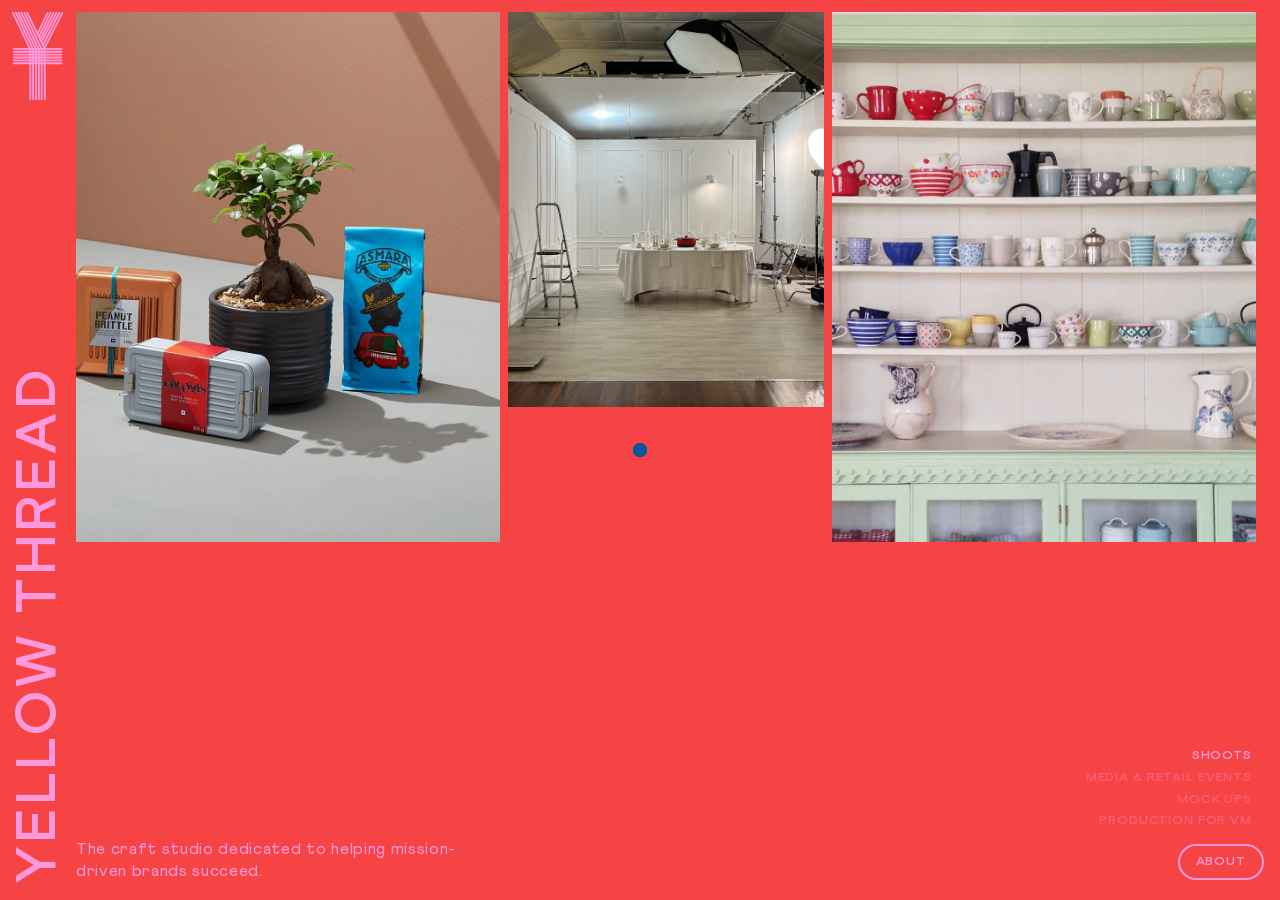
<file: index.html>
<!DOCTYPE html>
<html lang="en">
<head>
  <meta charset="UTF-8">
  <meta name="viewport" content="width=device-width, initial-scale=1.0">
  
  <title>Yellow Thread</title>
  <!-- For WhatsApp/social: og:image must be absolute. Replace BASE_URL with your production domain, e.g. https://yellowthread.studio -->
  <meta property="og:type" content="website">
  <meta property="og:url" content="https://yellow-thread.com/">
  <meta property="og:title" content="Yellow Thread">
  <meta property="og:description" content="The craft studio dedicated to helping mission-driven brands succeed.">
  <meta property="og:image" content="https://yellow-thread.com/img/mock-ups/David%20MalanDavid%20Malan_24-01-31_337-037.jpg">
  <meta name="twitter:card" content="summary_large_image">
  <meta name="twitter:title" content="Yellow Thread">
  <meta name="twitter:image" content="https://yellow-thread.com/img/mock-ups/David%20MalanDavid%20Malan_24-01-31_337-037.jpg">
  <link rel="icon" href="./img/Favicon.png" type="image/png" />
  <link rel="apple-touch-icon" href="./img/Favicon.png" />

  <link rel="stylesheet" href="style.css">
  <link rel="stylesheet" href="https://fonts.googleapis.com/css2?family=Inter:wght@400;500&display=swap">
</head>

<body class="page-home">
  <script>try{var n=performance.getEntriesByType('navigation')[0];if(n&&n.type==='reload')localStorage.removeItem('yellow-thread-theme');}catch(e){}</script>
  <div class="site-shell">
    <aside class="sidebar">
      <a href="index.html" class="sidebar-brand">
      <span class="site-logo site-logo--mark" aria-hidden="true">
        <svg width="70" height="119" viewBox="0 0 70 119" fill="none" xmlns="http://www.w3.org/2000/svg" focusable="false">
          <path d="M67.7914 1.25024L43.7407 48.8037M43.7407 48.8037L44.2868 117.704M43.7407 48.8037L20.5877 1.25024M63.6232 1.25024L41.7451 44.7048M16.8354 1.25024L39.9151 50.2696V117.704M12.7053 1.25024L36.0895 50.2696V117.704M8.76226 1.25024L32.264 50.2696V117.704M5.19328 1.25024L28.4384 50.2696V117.704M1.25024 1.25024L24.6128 50.2696V117.704M51.8647 1.25024L36.1932 33.3019M59.6735 1.25024L39.7165 40.5385M55.7691 1.25024L38.0437 37.1027M47.9603 1.25024L34.1719 29.1504" stroke="currentColor" stroke-width="2.5" stroke-linecap="round"/>
          <line x1="2.50024" y1="49.6061" x2="66.5414" y2="49.6061" stroke="currentColor" stroke-width="2.5" stroke-linecap="round"/>
          <line x1="2.50024" y1="53.4701" x2="66.5414" y2="53.4701" stroke="currentColor" stroke-width="2.5" stroke-linecap="round"/>
          <line x1="2.50024" y1="57.3341" x2="66.5414" y2="57.3341" stroke="currentColor" stroke-width="2.5" stroke-linecap="round"/>
          <line x1="2.50024" y1="61.1981" x2="66.5414" y2="61.1981" stroke="currentColor" stroke-width="2.5" stroke-linecap="round"/>
          <line x1="2.50024" y1="65.0621" x2="66.5414" y2="65.0621" stroke="currentColor" stroke-width="2.5" stroke-linecap="round"/>
          <line x1="2.50024" y1="68.9261" x2="66.5414" y2="68.9261" stroke="currentColor" stroke-width="2.5" stroke-linecap="round"/>
        </svg>
      </span>
      <div class="title-wrap">
        <h1 class="logo vertical-title">Yellow Thread</h1>
      </div>
      </a>
    </aside>

    <div class="main-column">
    <main class="main-content">
      <section class="gallery">
    <div><figure><img src="img/media-retail-events/IMG_4220-046.jpg" alt=""></figure></div>
    <div><figure><img src="img/media-retail-events/IMG_4221-047.jpg" alt=""></figure></div>
    <div><figure><img src="img/media-retail-events/L47_IMG_2753.jpg.webp" alt=""></figure></div>
    <div><figure><img src="img/media-retail-events/L52_IMG_2871.jpg.webp" alt=""></figure></div>
    <div><figure><img src="img/media-retail-events/L56_IMG_2926.jpg.webp" alt=""></figure></div>
    <div><figure><img src="img/media-retail-events/L66_Oakley%2BPrizm.jpg.webp" alt=""></figure></div>
    <div><figure><img src="img/media-retail-events/L69_Screenshot%2B2019-11-20%2Bat%2B03.39.06.jpg.webp" alt=""></figure></div>
    <div><figure><img src="img/media-retail-events/L70_Screenshot%2B2019-11-20%2Bat%2B03.39.21.jpg.webp" alt=""></figure></div>
    <div><figure><img src="img/media-retail-events/L73_Screenshot%2B2019-11-20%2Bat%2B03.40.17.jpg.webp" alt=""></figure></div>
    <div><figure><img src="img/media-retail-events/L76_Sunglass%2BHut.jpg.webp" alt=""></figure></div>
    <div><figure><img src="img/media-retail-events/L77_Sunglass%2BHut%2Bevent%2BClifton.jpg.webp" alt=""></figure></div>
    <div><figure><img src="img/media-retail-events/create.jpg.webp" alt=""></figure></div>
    <div><figure><img src="img/media-retail-events/i0_catharinas-restaurant_big.jpg.webp" alt=""></figure></div>
    <div><figure><img src="img/media-retail-events/i4_WW%2Bfoyer.jpg.webp" alt=""></figure></div>
    <div><figure><img src="img/mock-ups/456058739_18034459868281580_1020872336453528124_n.jpg" alt=""></figure></div>
    <div><figure><img src="img/mock-ups/CAE61DC9-2BEB-42A2-B0C0-5C0E401F5B38-045.jpg" alt=""></figure></div>
    <div><figure><img src="img/mock-ups/David%20MalanDavid%20Malan_24-01-31_337-037.jpg" alt=""></figure></div>
    <div><figure><img src="img/mock-ups/David%2BMalan_24-07-25_01.jpg.webp" alt=""></figure></div>
    <div><figure><img src="img/mock-ups/IMG_3632-041.jpg" alt=""></figure></div>
    <div><figure><img src="img/mock-ups/IMG_3633-042.jpg" alt=""></figure></div>
    <div><figure><img src="img/mock-ups/IMG_3667-043.jpg" alt=""></figure></div>
    <div><figure><img src="img/mock-ups/IMG_4739-050.jpg" alt=""></figure></div>
    <div><figure><img src="img/mock-ups/IMG_5522-056.jpg" alt=""></figure></div>
    <div><figure><img src="img/mock-ups/IMG_5528-057.jpg" alt=""></figure></div>
    <div><figure><img src="img/production-for-vm/13872673_10154423502132990_6742479818619002851_n.jpg.webp" alt=""></figure></div>
    <div><figure><img src="img/production-for-vm/366439157_1007960977291833_110437414412904862_n.jpg" alt=""></figure></div>
    <div><figure><img src="img/production-for-vm/460807345_1043230824119383_684663816433633034_n.jpg" alt=""></figure></div>
    <div><figure><img src="img/production-for-vm/624251918_18065899235245071_3834879058684788773_n.jpg" alt=""></figure></div>
    <div><figure><img src="img/production-for-vm/David%20MalanDavid%20Malan_24-01-31_250-038.jpg" alt=""></figure></div>
    <div><figure><img src="img/production-for-vm/David%20MalanDavid%20Malan_24-01-31_347-036.jpg" alt=""></figure></div>
    <div><figure><img src="img/production-for-vm/IMG_4878-052.jpg" alt=""></figure></div>
    <div><figure><img src="img/production-for-vm/IMG_5313-055.jpg" alt=""></figure></div>
    <div><figure><img src="img/production-for-vm/L95_WXW__1505.jpg.webp" alt=""></figure></div>
    <div><figure><img src="img/production-for-vm/VM162_Home%2Bwindow%2Bpanels%2C%2Bdaybed%2Band%2Blamos%2B%2B%2BNamib%2Broots.jpg.webp" alt=""></figure></div>
    <div><figure><img src="img/production-for-vm/image-asset.jpg.webp" alt=""></figure></div>
    <div><figure><img src="img/shoots/S101_11_WW_fathersday_press_pack%2B4672.jpg.webp" alt=""></figure></div>
    <div><figure><img src="img/shoots/IMG_3786-044.jpg" alt=""></figure></div>
    <div><figure><img src="img/shoots/L43_Home%2B-%2Bsoup%2Bdisplay.jpg.webp" alt=""></figure></div>
    <div><figure><img src="img/shoots/Base%2C%2Btiling%2Band%2Bshelves%2Bfor%2BHome%2Bshoot.png.webp" alt=""></figure></div>
    <div><figure><img src="img/shoots/IMG_3965-048.jpg" alt=""></figure></div>
    <div><figure><img src="img/shoots/L20_7D3A1261.jpg.webp" alt=""></figure></div>
    <div><figure><img src="img/shoots/L21_7D3A1271.jpg.webp" alt=""></figure></div>
    <div><figure><img src="img/shoots/L22_7D3A1276.jpg.webp" alt=""></figure></div>
    <div><figure><img src="img/shoots/L24_7D3A1337.jpg.webp" alt=""></figure></div>
    <div><figure><img src="img/shoots/L61_IMG_6079.jpg.webp" alt=""></figure></div>
    <div><figure><img src="img/shoots/L90_WW%2Bmedia%2Bday%2Bin%2Bthe%2Bphotographic%2Bstudio%2B-%2Boutdoor.jpg.webp" alt=""></figure></div>
    <div><figure><img src="img/shoots/L92_WW%2Bstudio%2BMedia%2Bday.jpg.webp" alt=""></figure></div>
    <div><figure><img src="img/shoots/S104_11_WW_fathersday_press_pack%2B4804.jpg.webp" alt=""></figure></div>
    <div><figure><img src="img/shoots/S125_Summer%2Bwater%2Btank%2Band%2Bproduct.jpg.webp" alt=""></figure></div>
    <div><figure><img src="img/shoots/S129_WW%2Bbeauty%2Bbackground%2B%2B%2Bsmall%2Bplinths.jpg.webp" alt=""></figure></div>
    <div><figure><img src="img/shoots/Sty156_Screenshot%2B2020-06-07%2Bat%2B18.15.12.jpg.webp" alt=""></figure></div>
    <div><figure><img src="img/shoots/457695593_18035694704281580_4278390397259092876_n.jpg" alt=""></figure></div>
    <div><figure><img src="img/shoots/IMG_5297-053.jpg" alt=""></figure></div>
    <div><figure><img src="img/shoots/621605024_18072073079419491_6768146745927507423_n.jpg" alt=""></figure></div>
  </section>
    </main>

    <footer>
      <p class="tagline">The craft studio dedicated to helping mission-driven brands succeed.</p>
      <div class="footer-actions">
        <nav class="gallery-categories" aria-label="Gallery categories">
          <button type="button" class="gallery-category is-active" data-category="0">Shoots</button>
          <button type="button" class="gallery-category" data-category="1">Media &amp; retail events</button>
          <button type="button" class="gallery-category" data-category="2">Mock ups</button>
          <button type="button" class="gallery-category" data-category="3">Production for VM</button>
        </nav>
        <a class="about-btn" href="about.html">About</a>
      </div>
    </footer>
    </div>
  </div>

  <script src="trail.js"></script>
  <script src="theme-core.js"></script>
  <script src="gallery-categories.js"></script>
  <script src="slides.js"></script>
</body>
</html>
</file>
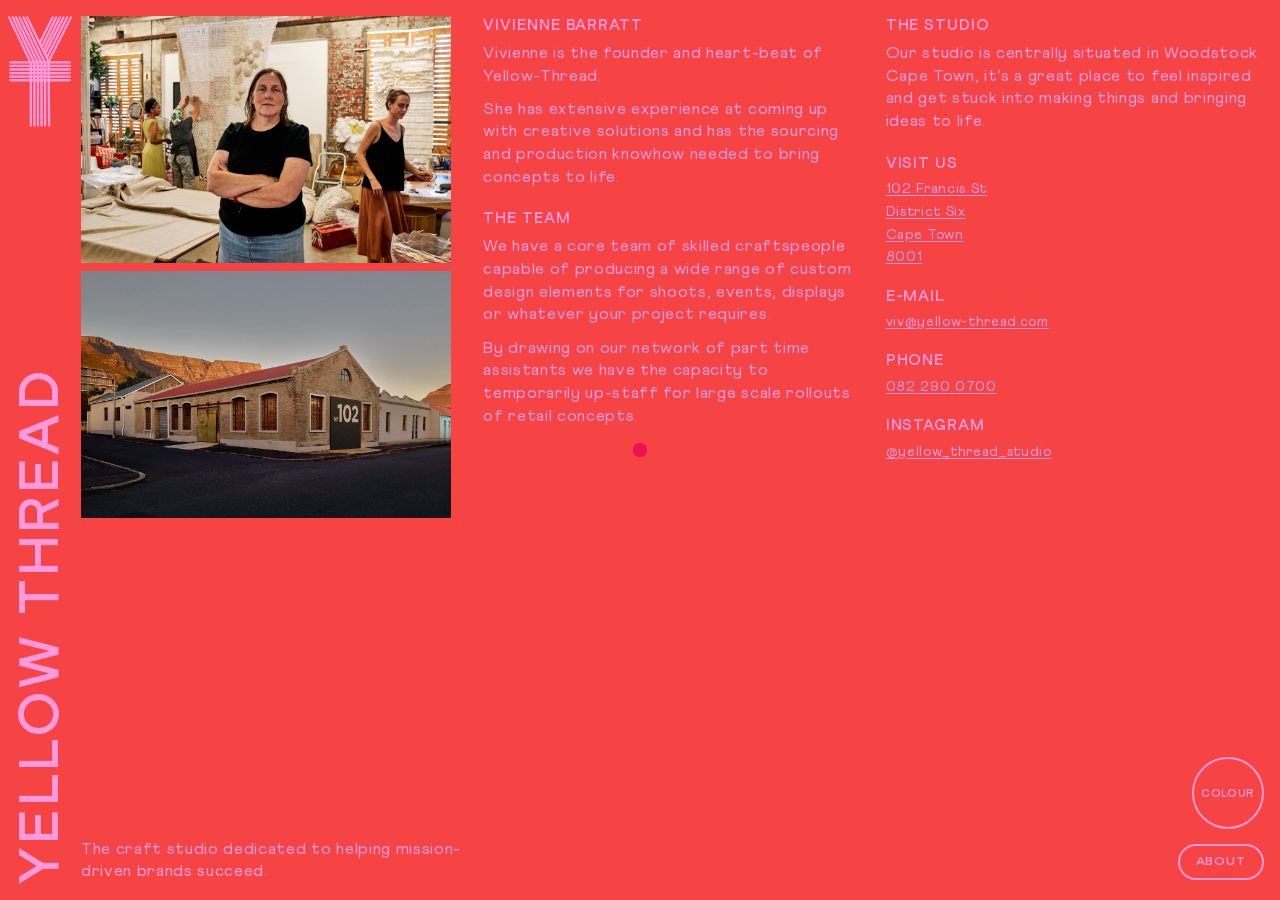
<file: about.html>
<!DOCTYPE html>
<html lang="en">
<head>
  <meta charset="UTF-8">
  <meta name="viewport" content="width=device-width, initial-scale=1.0">
  <title>About — Yellow Thread</title>
  <!-- For WhatsApp/social: og:image must be absolute. Replace yellowthread.studio with your production domain. -->
  <meta property="og:type" content="website">
  <meta property="og:url" content="https://yellowthread.studio/about.html">
  <meta property="og:title" content="About — Yellow Thread">
  <meta property="og:description" content="The craft studio dedicated to helping mission-driven brands succeed.">
  <meta property="og:image" content="https://yellowthread.studio/img/David%20MalanDavid%20Malan_24-01-31_337-037.jpg">
  <meta name="twitter:card" content="summary_large_image">
  <meta name="twitter:title" content="About — Yellow Thread">
  <meta name="twitter:image" content="https://yellowthread.studio/img/David%20MalanDavid%20Malan_24-01-31_337-037.jpg">
  <link rel="icon" href="img/Favicon.png" type="image/png">
  <link rel="stylesheet" href="style.css">
  <link rel="stylesheet" href="https://fonts.googleapis.com/css2?family=Inter:wght@400;500&display=swap">
</head>
<body class="page-about">
  <script>try{var n=performance.getEntriesByType('navigation')[0];if(n&&n.type==='reload')localStorage.removeItem('yellow-thread-theme');}catch(e){}</script>
  <div class="site-shell">
    <aside class="sidebar">
      <a href="index.html" class="sidebar-brand">
      <img src="img/logo.svg" alt="Yellow Thread" class="site-logo" width="69" height="119" aria-hidden="true">
      <div class="title-wrap">
        <h1 class="logo vertical-title">Yellow Thread</h1>
      </div>
      </a>
    </aside>

    <div class="main-column">
      <main class="main-content">
        <article class="about-page">
          <div class="about-page__grid">
            <div class="about-page__col about-page__col--photo">
              <figure class="about-page__photo">
                <img src="img/David MalanDavid Malan_24-01-31_182-039.jpg" alt="Yellow Thread studio: team at work in the textile workshop." width="1024" height="682" loading="lazy" decoding="async">
              </figure>
              <figure class="about-page__photo">
                <img src="img/David+Malan__Chapel+Studios_02.jpg.webp" alt="Chapel Studios." loading="lazy" decoding="async">
              </figure>
            </div>

            <div class="about-page__col about-page__col--main">
              <section class="about-page__section" aria-labelledby="about-vivienne">
                <h3 class="about-page__heading" id="about-vivienne">Vivienne Barratt</h3>
                <p>Vivienne is the founder and heart-beat of Yellow-Thread.</p>
                <p>She has extensive experience at coming up with creative solutions and has the sourcing and production knowhow needed to bring concepts to life.</p>
              </section>

              <section class="about-page__section" aria-labelledby="about-team">
                <h3 class="about-page__heading" id="about-team">The team</h3>
                <p>We have a core team of skilled craftspeople capable of producing a wide range of custom design elements for shoots, events, displays or whatever your project requires.</p>
                <p>By drawing on our network of part time assistants we have the capacity to temporarily up-staff for large scale rollouts of retail concepts.</p>
              </section>
            </div>

            <div class="about-page__col about-page__col--secondary">
              <section class="about-page__section" aria-labelledby="about-studio">
                <h3 class="about-page__heading" id="about-studio">The Studio</h3>
                <p>Our studio is centrally situated in Woodstock Cape Town, it’s a great place to feel inspired and get stuck into making things and bringing ideas to life.</p>
              </section>

              <aside class="about-page__aside" aria-label="Location and contact">
                <div class="about-page__aside-block">
                  <h3 class="about-page__heading">Visit us</h3>
                  <p class="about-page__address">
                    <a href="https://www.google.com/maps/search/?api=1&amp;query=102+Francis+Street+District+Six+Cape+Town+8001+South+Africa" rel="noopener noreferrer" target="_blank">102 Francis St<br>District Six<br>Cape Town<br>8001</a>
                  </p>
                </div>
                <div class="about-page__aside-block">
                  <h3 class="about-page__heading">E-mail</h3>
                  <p><a href="mailto:viv@yellow-thread.com">viv@yellow-thread.com</a></p>
                </div>
                <div class="about-page__aside-block">
                  <h3 class="about-page__heading">Phone</h3>
                  <p><a href="tel:+27822900700">082 290 0700</a></p>
                </div>
                <div class="about-page__aside-block">
                  <h3 class="about-page__heading">Instagram</h3>
                  <p><a href="https://www.instagram.com/yellow_thread_studio/" rel="noopener noreferrer" target="_blank">@yellow_thread_studio</a></p>
                </div>
              </aside>
            </div>
          </div>
        </article>
      </main>

      <footer>
        <p class="tagline">The craft studio dedicated to helping mission-driven brands succeed.</p>
        <div class="footer-actions">
          <div class="color-picker">
            <button type="button" class="color-btn" aria-label="Choose color theme">Colour</button>
            <div class="color-swatches">
              <button type="button" class="swatch swatch-pink" aria-label="Original pink theme" data-theme="pink"></button>
              <button type="button" class="swatch swatch-gray" aria-label="Soft gray theme" data-theme="gray"></button>
              <button type="button" class="swatch swatch-yellow" aria-label="Yellow theme" data-theme="yellow"></button>
              <button type="button" class="swatch swatch-blue" aria-label="Blue theme" data-theme="blue"></button>
            </div>
          </div>
          <a class="about-btn" href="about.html" aria-current="page">About</a>
        </div>
      </footer>
    </div>
  </div>

  <script src="trail.js"></script>
  <script src="theme-core.js"></script>
  <script src="legacy/theme-color-picker.js"></script>
</body>
</html>
</file>
<file: style.css>
/* -------------------------------------------------------------------------- */
/* Fonts                                                                      */
/* -------------------------------------------------------------------------- */

@font-face {
  font-family: Dala;
  src: url("fonts/Dala Prisma Web Roman Regular.woff2") format("woff2");
}

@font-face {
  font-family: Athletics;
  src: url("fonts/Athletics Light.woff2") format("woff2");
  font-weight: 300;
  font-style: normal;
}

@font-face {
  font-family: Athletics;
  src: url("fonts/Athletics Regular.woff2") format("woff2");
  font-weight: 400;
  font-style: normal;
}

@font-face {
  font-family: Athletics;
  src: url("fonts/Athletics Medium.woff2") format("woff2");
  font-weight: 500;
  font-style: normal;
}

@font-face {
  font-family: Athletics;
  src: url("fonts/Athletics Bold.woff2") format("woff2");
  font-weight: 700;
  font-style: normal;
}

@font-face {
  font-family: Athletics;
  src: url("fonts/Athletics ExtraBold.woff2") format("woff2");
  font-weight: 800;
  font-style: normal;
}

/* -------------------------------------------------------------------------- */
/* Reset & base                                                               */
/* -------------------------------------------------------------------------- */

* {
  margin: 0;
  box-sizing: border-box;
  cursor: none;
}

body {
  font-size: 16px;
  min-height: 100vh;
  height: 100vh;
  overflow: hidden;
  background: var(--site-bg, #F64444);
  color: var(--site-accent, #FF99DD);
  padding: 0;
  padding-top: 8px;
  font-family: Athletics, Inter, system-ui, -apple-system, BlinkMacSystemFont, sans-serif;
  transition: background 0.35s ease, color 0.35s ease;
}

body.page-home {
  transition: background 1.25s ease-in-out, color 1.25s ease-in-out;
}

body.page-home .site-logo,
body.page-home .sidebar .vertical-title,
body.page-home .sidebar .logo.vertical-title {
  transition: color 1.25s ease-in-out, opacity 1.25s ease-in-out;
}

body.page-home .gallery-category {
  transition: opacity 0.55s ease, color 1.25s ease-in-out;
}

body.page-home .gallery-categories {
  padding-top: 0.75rem;
}

body.page-home .mouse-trail path {
  transition: stroke 1.25s ease-in-out;
}

body.theme-gray {
  --site-bg: #B5A99E;
  --site-accent: #F64444;
}

body.theme-yellow {
  --site-bg: #E8D442;
  --site-accent: #FFFFFF;
}

body.theme-blue {
  --site-bg: #4A44FF;
  --site-accent: #B0B0B0;
}

/* -------------------------------------------------------------------------- */
/* Shell & sidebar                                                            */
/* -------------------------------------------------------------------------- */

.site-shell {
  display: grid;
  grid-template-columns: auto 1fr;
  height: 100%;
}

.sidebar {
  display: flex;
  flex-direction: column;
  align-items: center;
  gap: 0.5rem;
  padding: 0.25rem 0.25rem 1rem 0.5rem;
  max-height: 100vh;
  overflow: hidden;
  opacity: 0;
  animation: siteFadeIn 1.2s ease forwards;
}

.sidebar-brand {
  display: flex;
  flex-direction: column;
  align-items: center;
  gap: 0.5rem;
  flex: 1;
  min-height: 0;
  align-self: stretch;
  text-decoration: none;
  color: inherit;
  cursor: none;
}

.sidebar-brand:focus-visible {
  outline: 2px solid var(--site-accent, #FF99DD);
  outline-offset: 4px;
}

.sidebar .title-wrap {
  flex: 1;
  min-height: 0;
  min-width: 4rem;
  display: flex;
  align-items: flex-end;
  justify-content: center;
  overflow: hidden;
  container-type: size;
  container-name: title-container;
}

.site-logo {
  flex-shrink: 0;
  margin-top: 0;
  padding-right: 0.25rem;
  color: var(--site-accent, #FF99DD);
  transition: color 0.35s ease, opacity 0.35s ease;
}

.site-logo img,
.site-logo--mark svg {
  width: 52px;
  height: auto;
  display: block;
}

.site-logo--mark {
  line-height: 0;
}

.sidebar .vertical-title {
  writing-mode: vertical-rl;
  text-orientation: mixed;
  transform: rotate(180deg);
  white-space: nowrap;
  letter-spacing: 0.08em;
  line-height: 1.1;
  font-family: Athletics, Inter, system-ui, -apple-system, BlinkMacSystemFont, sans-serif;
  font-weight: 700;
  color: var(--site-accent, #FF99DD);
  text-transform: uppercase;
  font-size: clamp(0.75rem, 100cqh / 12, 3.5rem);
  transition: color 0.35s ease;
}

.logo {
  font-family: Athletics, Inter, system-ui, -apple-system, BlinkMacSystemFont, sans-serif;
  font-weight: 700;
  color: var(--site-accent, #FF99DD);
  text-transform: uppercase;
  white-space: nowrap;
}

.sidebar .logo.vertical-title {
  font-size: clamp(0.75rem, 100cqh / 12, 3.5rem);
}

/* -------------------------------------------------------------------------- */
/* Main column                                                                */
/* -------------------------------------------------------------------------- */

/* Gallery scrolls; footer + color picker sit below (not inside overflow:hidden) */
.main-column {
  display: flex;
  flex-direction: column;
  min-height: 0;
  max-height: 100vh;
  padding: 0 1rem 0.25rem 0;
  overflow: visible;
}

.main-content {
  display: flex;
  flex-direction: column;
  flex: 1;
  min-height: 0;
  overflow: hidden;
  padding: 0;
}

/* -------------------------------------------------------------------------- */
/* Header / tagline (legacy)                                                  */
/* -------------------------------------------------------------------------- */

.header {
  display: flex;
  justify-content: space-between;
  align-items: center;
  padding: 0 0.5rem 0 0.3rem;
  font-family: Inter, sans-serif;
}

.footer-brand {
  display: flex;
  flex-direction: column;
  gap: 0.25rem;
}

.tagline {
  font-size: 1.05rem;
  max-width: 36ch;
  line-height: 1.35;
  letter-spacing: 0.04em;
}

.header-buttons {
  display: flex;
  gap: 1rem;
  margin-bottom: 0;
  margin-right: 6px;
}

.header-buttons a {
  color: #FF99DD;
  text-decoration: none;
  font-size: 1.05rem;
  line-height: 1.35;
  letter-spacing: 0.04em;
}

/* -------------------------------------------------------------------------- */
/* Footer bar & colour picker                                                 */
/* -------------------------------------------------------------------------- */

footer {
  display: flex;
  align-items: flex-end;
  justify-content: space-between;
  gap: 1.5rem;
  flex-shrink: 0;
  margin: 0;
  margin-bottom: 8px;
  margin-top: auto;
  padding-bottom: 4px;
  opacity: 0;
  animation: siteFadeIn 1.2s ease forwards;
  overflow: visible;
}

footer .tagline {
  margin: 0;
  flex: 1;
  min-width: 0;
}

.footer-actions {
  display: flex;
  flex-direction: column;
  align-items: flex-end;
  gap: 1.2rem;
  flex-shrink: 0;
}

/* .open = tap/touch; hover-only rules live in @media at bottom of file */
.color-picker {
  position: relative;
  display: inline-flex;
  align-items: center;
  justify-content: center;
  padding-left: 5.5rem;
}

.color-btn {
  width: 4.5rem;
  height: 4.5rem;
  border-radius: 50%;
  border: 2px solid currentColor;
  background: transparent;
  color: var(--site-accent, #FF99DD);
  font-family: Athletics, Inter, system-ui, sans-serif;
  font-size: 0.7rem;
  font-weight: 700;
  letter-spacing: 0.06em;
  text-transform: uppercase;
  cursor: none;
  transition: color 0.35s ease, background 0.35s ease;
  display: flex;
  align-items: center;
  justify-content: center;
  padding: 0;
  line-height: 1;
}

.color-btn:hover {
  background: var(--site-accent, #FF99DD);
  color: var(--site-bg, #F64444);
}

.about-btn {
  flex-shrink: 0;
  min-width: 5.25rem;
  padding: 0.52rem 1rem;
  border-radius: 9999px;
  border: 2px solid currentColor;
  background: transparent;
  color: var(--site-accent, #FF99DD);
  font-family: Athletics, Inter, system-ui, sans-serif;
  font-size: 0.76rem;
  font-weight: 700;
  letter-spacing: 0.08em;
  text-transform: uppercase;
  text-decoration: none;
  cursor: none;
  display: inline-flex;
  align-items: center;
  justify-content: center;
  line-height: 1.2;
  box-sizing: border-box;
  transition: color 0.35s ease, background 0.35s ease;
  transform: translateY(-0.25rem);
}

.about-btn:hover {
  background: var(--site-accent, #FF99DD);
  color: var(--site-bg, #F64444);
}

.gallery-categories {
  display: flex;
  flex-direction: column;
  align-items: flex-end;
  gap: 0.42rem;
  text-align: right;
}

.gallery-category {
  margin: 0;
  padding: 0;
  border: none;
  background: none;
  font-family: Athletics, Inter, system-ui, sans-serif;
  font-size: 0.76rem;
  font-weight: 700;
  letter-spacing: 0.08em;
  text-transform: uppercase;
  color: var(--site-accent, #FF99DD);
  cursor: none;
  opacity: 0.32;
  transition: opacity 0.55s ease, color 0.35s ease;
  line-height: 1.2;
}

@media (min-width: 769px) {
  .gallery-categories {
    padding-right: 0.75rem;
  }

  .gallery-category {
    font-size: 0.78rem;
    letter-spacing: 0.07em;
  }

  .about-btn {
    font-size: 0.78rem;
    letter-spacing: 0.07em;
  }
}

.gallery-category:hover {
  opacity: 0.55;
}

.gallery-category.is-active {
  opacity: 1;
}

.gallery-category:focus-visible {
  outline: 2px solid var(--site-accent, #FF99DD);
  outline-offset: 3px;
  opacity: 1;
}

.color-swatches {
  position: absolute;
  left: 50%;
  top: 50%;
  right: auto;
  bottom: auto;
  margin: 0;
  transform: translate(-50%, -50%) translate(0rem, 0.9rem);
  display: flex;
  align-items: center;
  justify-content: center;
  pointer-events: none;
}

.color-picker.open .color-swatches {
  pointer-events: auto;
}

.color-swatches .swatch {
  position: absolute;
  width: 1.75rem;
  height: 1.75rem;
  border-radius: 50%;
  border: 2px solid;
  padding: 0;
  cursor: none;
  opacity: 0;
  transform: translate(var(--swatch-x, 0), var(--swatch-y, 0));
  transition: opacity 0.75s ease, border-color 0.35s ease;
  transition-delay: 0s;
}

.color-swatches .swatch[data-theme="pink"] {
  border-color: #F64444;
}

.color-swatches .swatch[data-theme="gray"] {
  border-color: #B5A99E;
}

.color-swatches .swatch[data-theme="yellow"] {
  border-color: #E8D442;
}

.color-swatches .swatch[data-theme="blue"] {
  border-color: #4A44FF;
}

body:not(.theme-gray):not(.theme-yellow):not(.theme-blue) .color-swatches .swatch[data-theme="pink"],
body.theme-gray .color-swatches .swatch[data-theme="gray"],
body.theme-yellow .color-swatches .swatch[data-theme="yellow"],
body.theme-blue .color-swatches .swatch[data-theme="blue"] {
  border-color: var(--site-accent, #FF99DD);
}

.color-picker.open .color-swatches .swatch:nth-child(4) {
  opacity: 1;
  transition-delay: 0s;
}

.color-picker.open .color-swatches .swatch:nth-child(3) {
  opacity: 1;
  transition-delay: 0.07s;
}

.color-picker.open .color-swatches .swatch:nth-child(2) {
  opacity: 1;
  transition-delay: 0.14s;
}

.color-picker.open .color-swatches .swatch:nth-child(1) {
  opacity: 1;
  transition-delay: 0.21s;
}

.color-swatches .swatch:nth-child(1) {
  --swatch-x: 2.8rem;
  --swatch-y: -3.5rem;
  background: #F64444;
}

.color-swatches .swatch:nth-child(2) {
  --swatch-x: 0.35rem;
  --swatch-y: -2.75rem;
  background: #B5A99E;
}

.color-swatches .swatch:nth-child(3) {
  --swatch-x: -1rem;
  --swatch-y: -0.8rem;
  background: #E8D442;
}

.color-swatches .swatch:nth-child(4) {
  --swatch-x: -1rem;
  --swatch-y: 1.6rem;
  background: #4A44FF;
}

/* -------------------------------------------------------------------------- */
/* About page                                                                 */
/* -------------------------------------------------------------------------- */

.page-about .main-content {
  overflow: hidden;
}

.about-page {
  padding: 0.5rem 0;
  width: 100%;
  box-sizing: border-box;
  opacity: 0;
  animation: siteFadeIn 1.2s ease forwards;
}

.page-about .about-page {
  flex: 1 1 auto;
  min-height: 0;
  overflow-y: auto;
  overflow-x: hidden;
  -webkit-overflow-scrolling: touch;
  box-sizing: border-box;
}

.about-page__grid {
  display: grid;
  grid-template-columns: minmax(0, 1fr) minmax(0, 1fr) minmax(0, 1fr);
  gap: 1.25rem 1.5rem;
  align-items: start;
  width: 100%;
}

.about-page__grid > * {
  min-width: 0;
}

.about-page__col--photo {
  display: flex;
  flex-direction: column;
  gap: 0.5rem;
}

.about-page__photo {
  margin: 0;
}

.about-page__photo img {
  display: block;
  width: 100%;
  height: auto;
}

.about-page__col--main .about-page__section:first-child,
.about-page__col--secondary .about-page__section:first-child {
  margin-top: 0;
}

.about-page__aside {
  margin-top: 1.25rem;
}

.about-page__aside-block {
  margin-bottom: 1.1rem;
}

.about-page__aside-block:last-child {
  margin-bottom: 0;
}

.about-page__aside .about-page__heading {
  margin-bottom: 0.35rem;
}

.about-page__aside-block p {
  margin: 0;
}

.about-page__address a {
  text-decoration: none;
}

.about-page__address a:hover {
  text-decoration: underline;
}

.about-page__section {
  margin-top: 1.25rem;
}

.about-page__heading {
  font-family: Athletics, Inter, system-ui, sans-serif;
  font-size: 0.95rem;
  font-weight: 700;
  letter-spacing: 0.06em;
  text-transform: uppercase;
  color: var(--site-accent, #FF99DD);
  margin: 0 0 0.5rem 0;
}

.about-page p {
  font-size: 1.05rem;
  line-height: 1.35;
  letter-spacing: 0.04em;
  color: var(--site-accent, #FF99DD);
  margin: 0 0 0.65rem 0;
}

.about-page a {
  font-size: 0.9rem;
  color: var(--site-accent, #FF99DD);
  text-decoration: underline;
  text-underline-offset: 0.15em;
}

.about-page a:hover {
  opacity: 0.85;
}

/* -------------------------------------------------------------------------- */
/* Gallery                                                                    */
/* -------------------------------------------------------------------------- */

section.gallery {
  display: grid;
  grid-template-columns: repeat(var(--gallery-slide-count, 60), 1fr);
  gap: 0;
  flex: 1;
  min-height: 0;
  overflow: hidden;
  margin: 0;
  padding: 0.25rem 0 0 0;
  transition: grid-template-columns 0.5s ease-in-out;
  cursor: none;
  opacity: 0;
  animation: siteFadeIn 2s ease forwards;
}

section.gallery div {
  overflow: hidden;
  min-height: 0;
  opacity: 1;
  transition: opacity 0.4s ease-in-out;
}

section.gallery div.hide {
  opacity: 0;
}

section.gallery .gallery-gap {
  min-width: 0;
  pointer-events: none;
}

section.gallery .gallery-gap figure {
  display: none;
}

figure {
  width: 100%;
  padding: 0 0.5rem 0 0;
}

section.gallery img {
  max-width: 100%;
  aspect-ratio: 4/5;
  object-fit: cover;
}

figcaption {
  max-width: 10rem;
  margin: 0.25rem 0 0 0;
  opacity: 0.4;
}

figure:hover figcaption {
  opacity: 1;
}

/* -------------------------------------------------------------------------- */
/* Animation & overlays                                                       */
/* -------------------------------------------------------------------------- */

@keyframes siteFadeIn {
  from {
    opacity: 0;
  }
  to {
    opacity: 1;
  }
}

.mouse-trail {
  position: fixed;
  top: 0;
  left: 0;
  width: 100%;
  height: 100%;
  pointer-events: none;
  z-index: 9999;
  mix-blend-mode: difference;
}

/* -------------------------------------------------------------------------- */
/* Media queries                                                              */
/* -------------------------------------------------------------------------- */

@media (hover: hover) and (pointer: fine) {
  .color-picker {
    padding-top: 2.75rem;
  }

  .color-picker:hover .color-swatches {
    pointer-events: auto;
  }

  .color-picker:hover .color-swatches .swatch:nth-child(4) {
    opacity: 1;
    transition-delay: 0s;
  }

  .color-picker:hover .color-swatches .swatch:nth-child(3) {
    opacity: 1;
    transition-delay: 0.07s;
  }

  .color-picker:hover .color-swatches .swatch:nth-child(2) {
    opacity: 1;
    transition-delay: 0.14s;
  }

  .color-picker:hover .color-swatches .swatch:nth-child(1) {
    opacity: 1;
    transition-delay: 0.21s;
  }
}

@media (max-width: 768px) {
  body {
    overflow-x: hidden;
  }

  body:not(.page-about) {
    overflow-y: hidden;
    touch-action: none;
  }

  body.page-about {
    overflow-y: auto;
  }

  .site-shell {
    width: 100%;
    padding-bottom: 70px;
  }

  footer {
    flex-direction: column-reverse;
    align-items: stretch;
  }

  footer .tagline {
    max-width: none;
    width: 100%;
  }

  footer .footer-actions {
    position: fixed;
    top: 1rem;
    right: 1rem;
    flex-direction: column-reverse;
    align-items: flex-end;
    gap: 1rem;
    z-index: 100;
    touch-action: manipulation;
  }

  footer .about-btn {
    padding-left: 0.6rem;
    padding-right: 0.6rem;
  }

  footer .color-picker {
    padding-left: 0;
    padding-top: 0;
    padding-bottom: 0;
  }

  footer .color-swatches {
    transform: translate(-50%, -50%) translate(-0.4rem, 2.6rem) rotate(-90deg);
  }

  .gallery-categories {
    align-items: flex-end;
  }

  /* Gallery: fr controls row height; images size by row (height), not full width */
  section.gallery {
    transition: grid-template-rows 0.5s ease-in-out;
    height: 100%;
    justify-items: start;
  }

  section.gallery figure {
    padding: 0 0 0.5rem 0;
    height: 100%;
    width: fit-content;
  }

  section.gallery figure img {
    height: 100%;
    width: auto;
    aspect-ratio: 4/5;
    object-fit: cover;
  }

  .about-page {
    padding-left: 1rem;
    padding-right: 1rem;
    text-align: right;
  }

  .about-page__grid {
    grid-template-columns: 1fr;
  }

  .page-about .about-page__aside {
    margin-top: 2rem;
  }

  body.page-about footer {
    display: none;
  }
}
</file>
